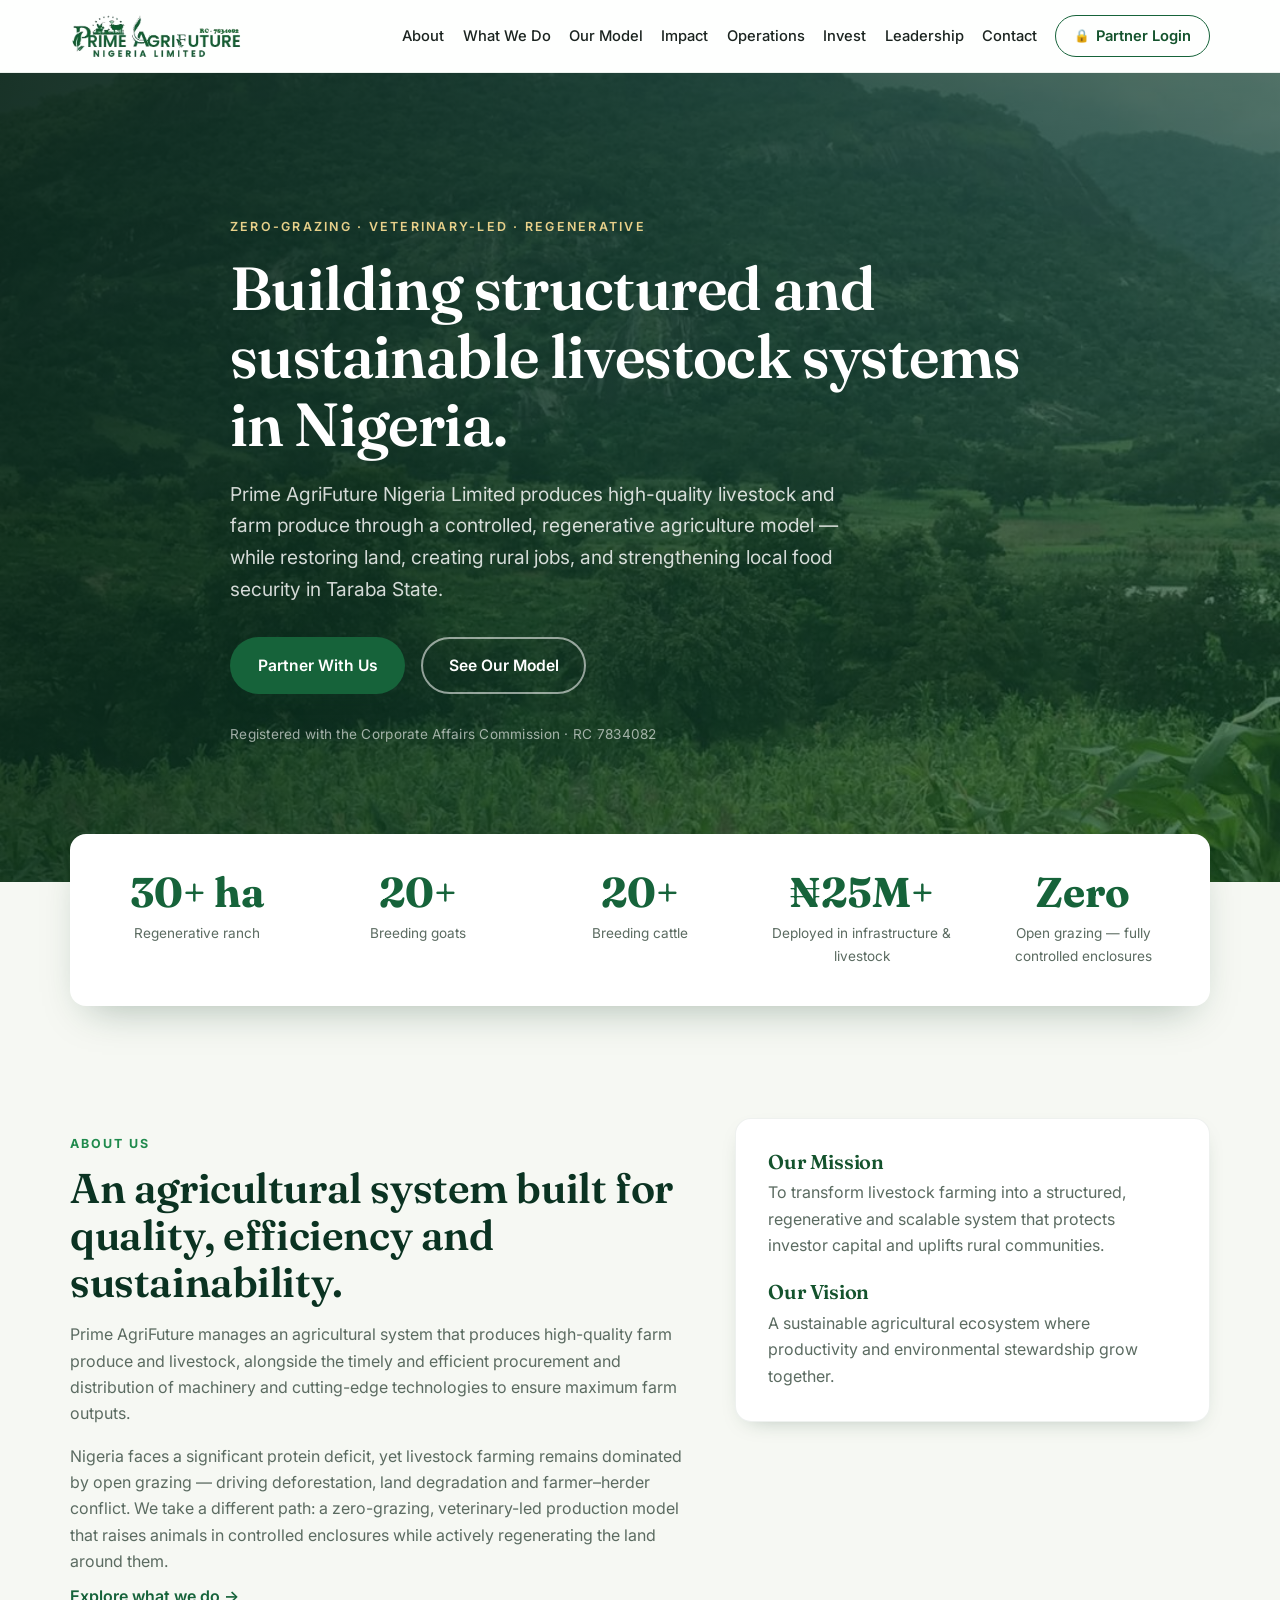
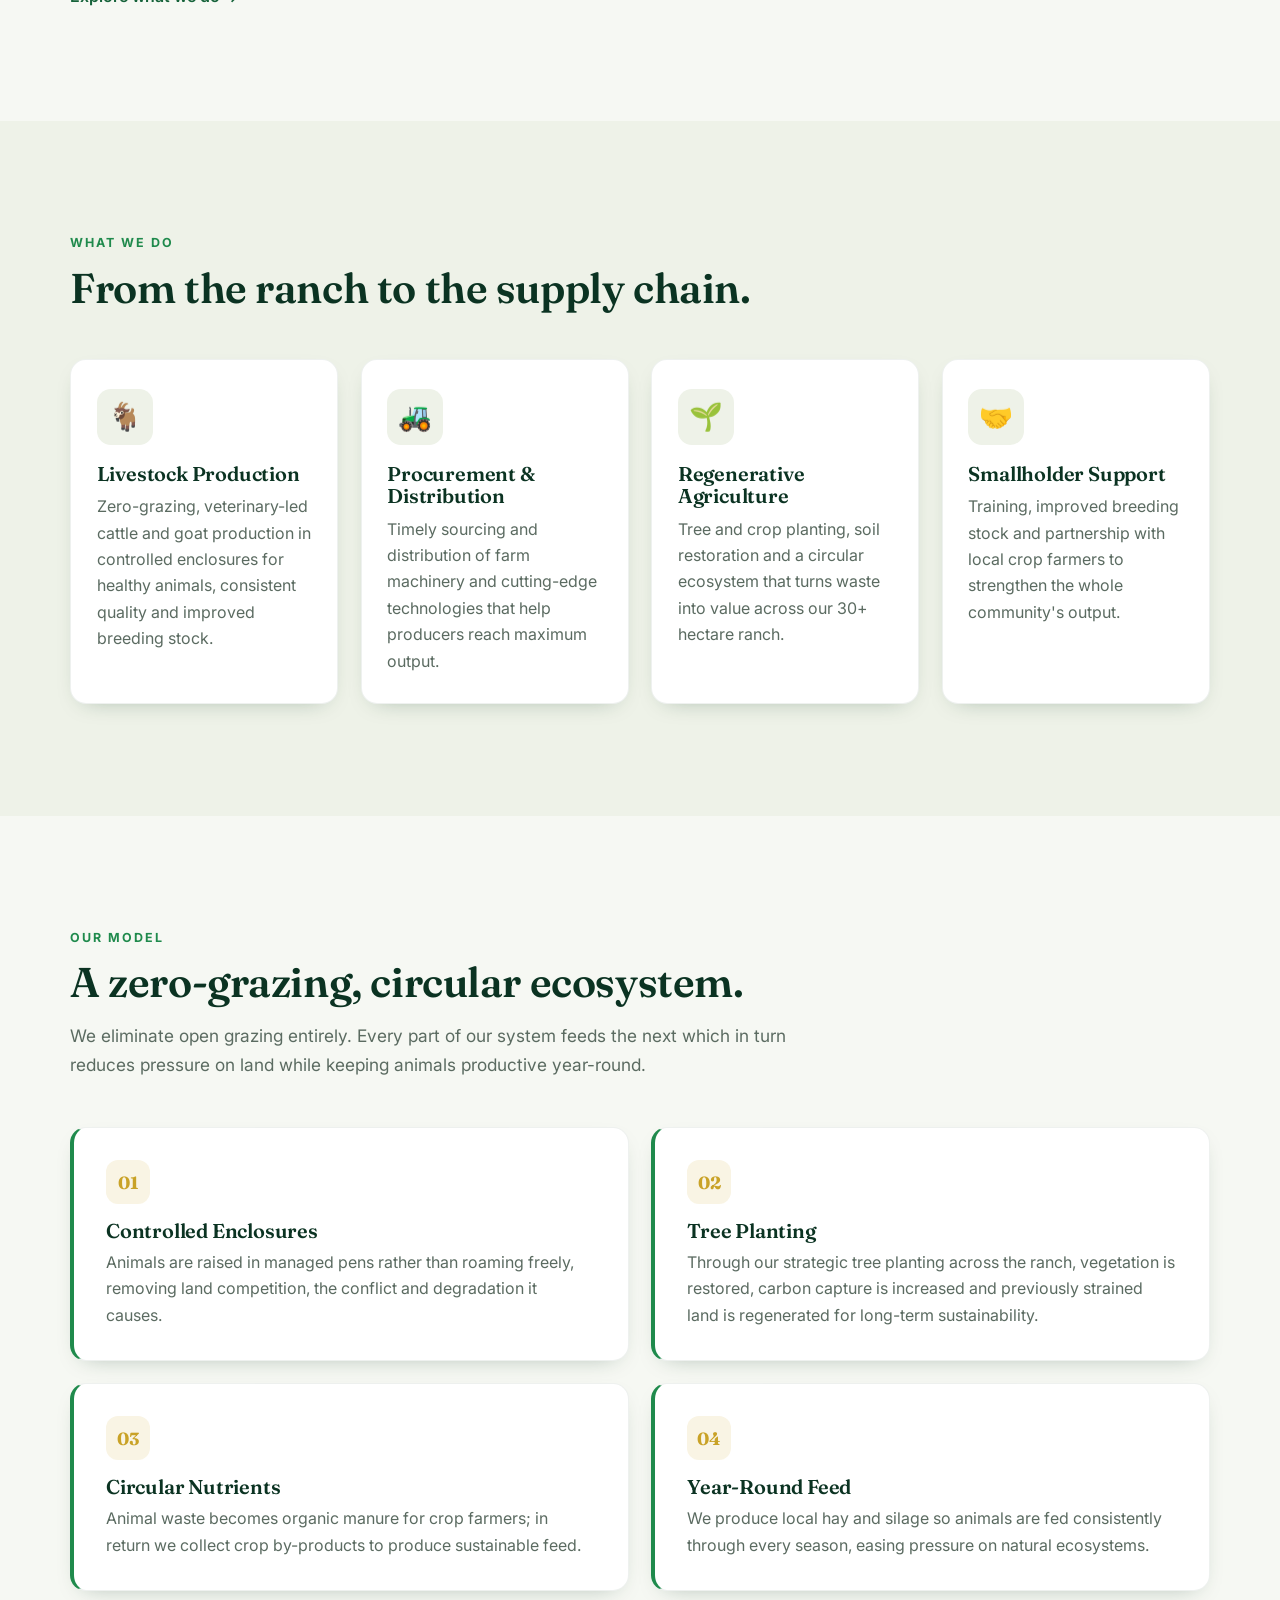
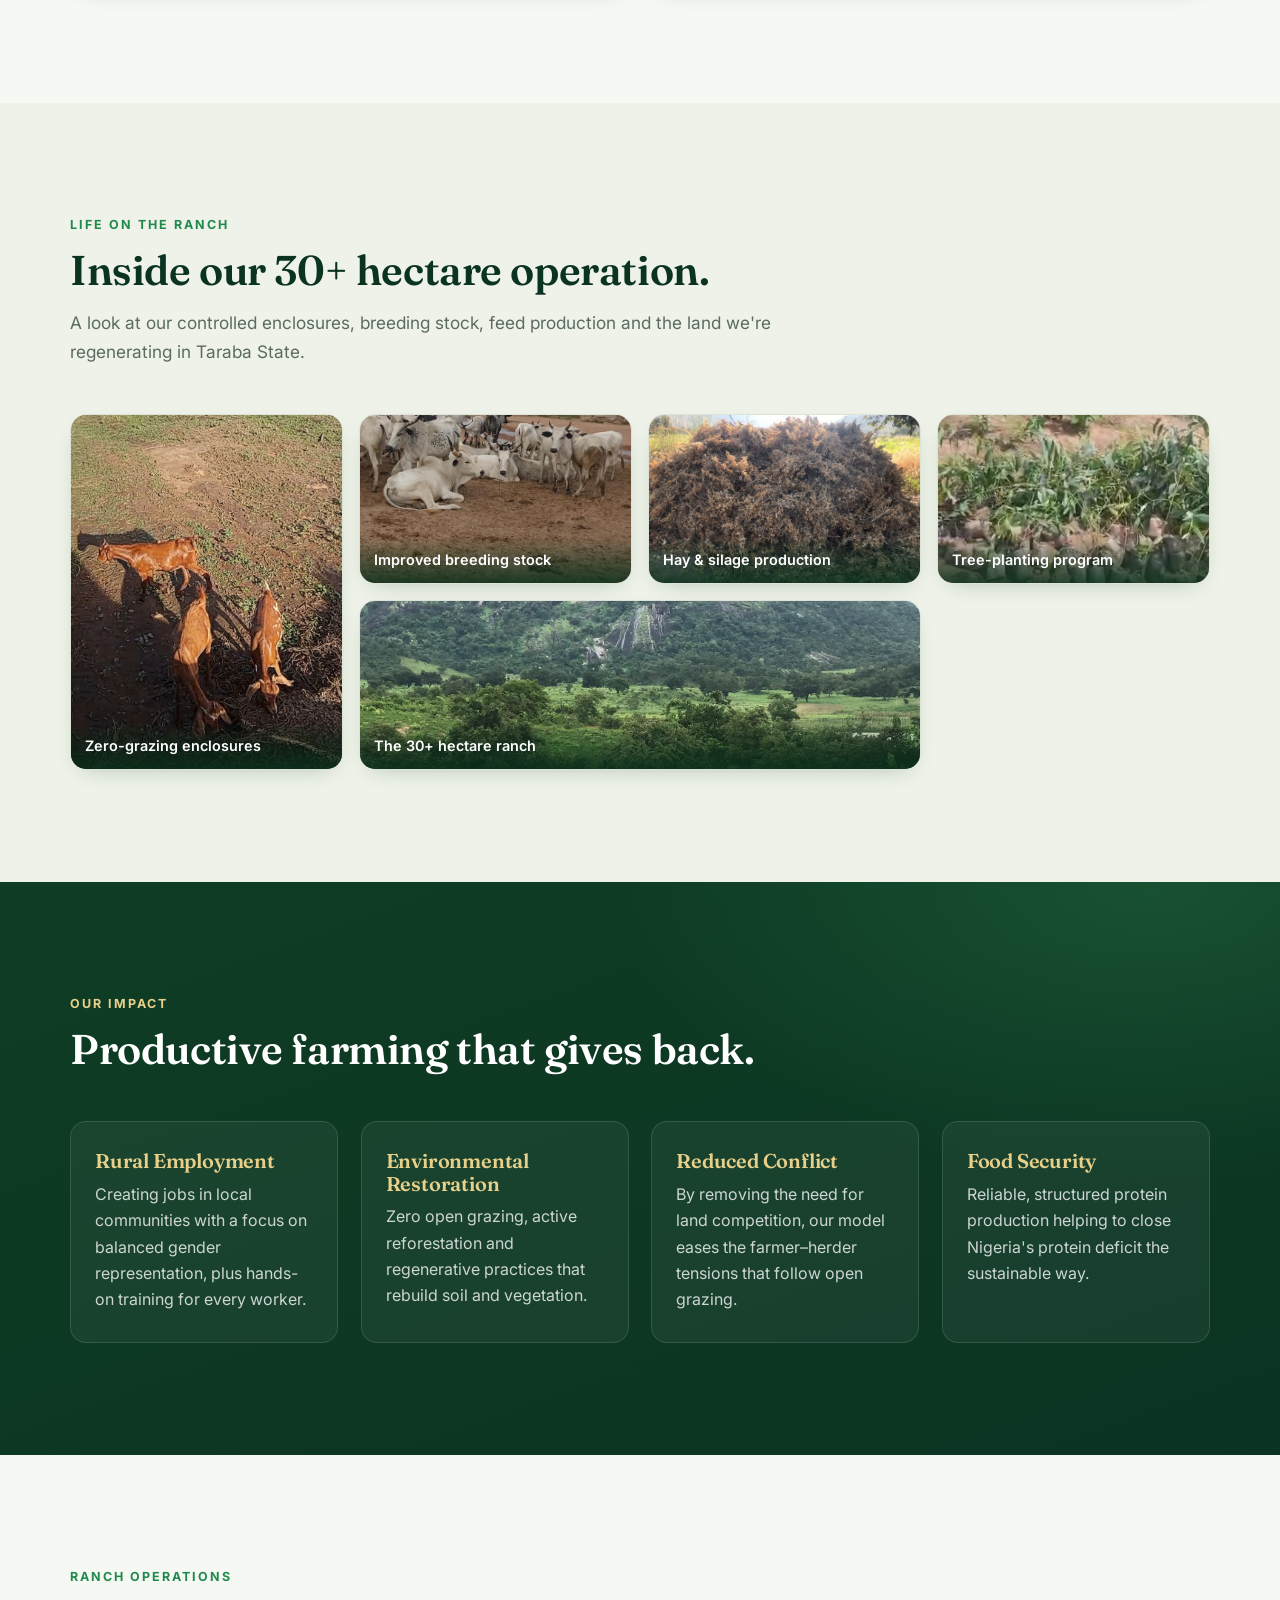
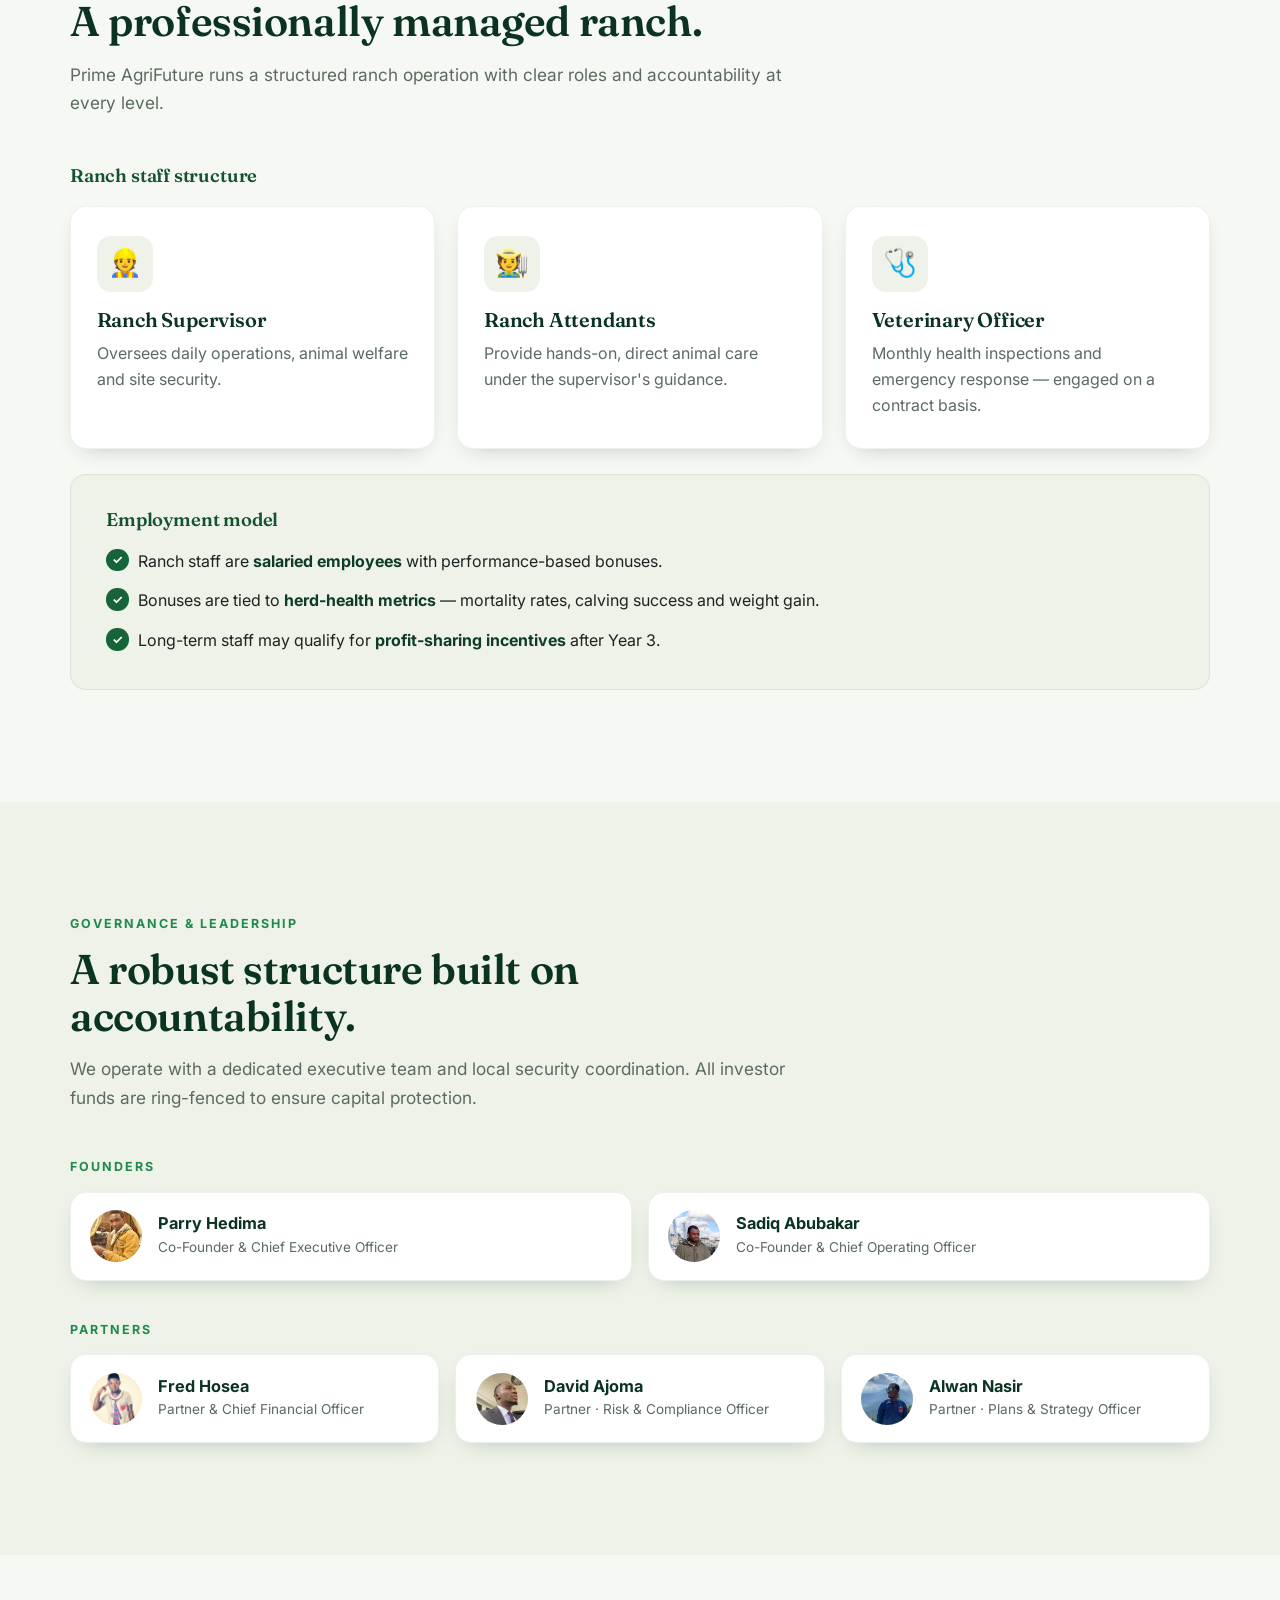
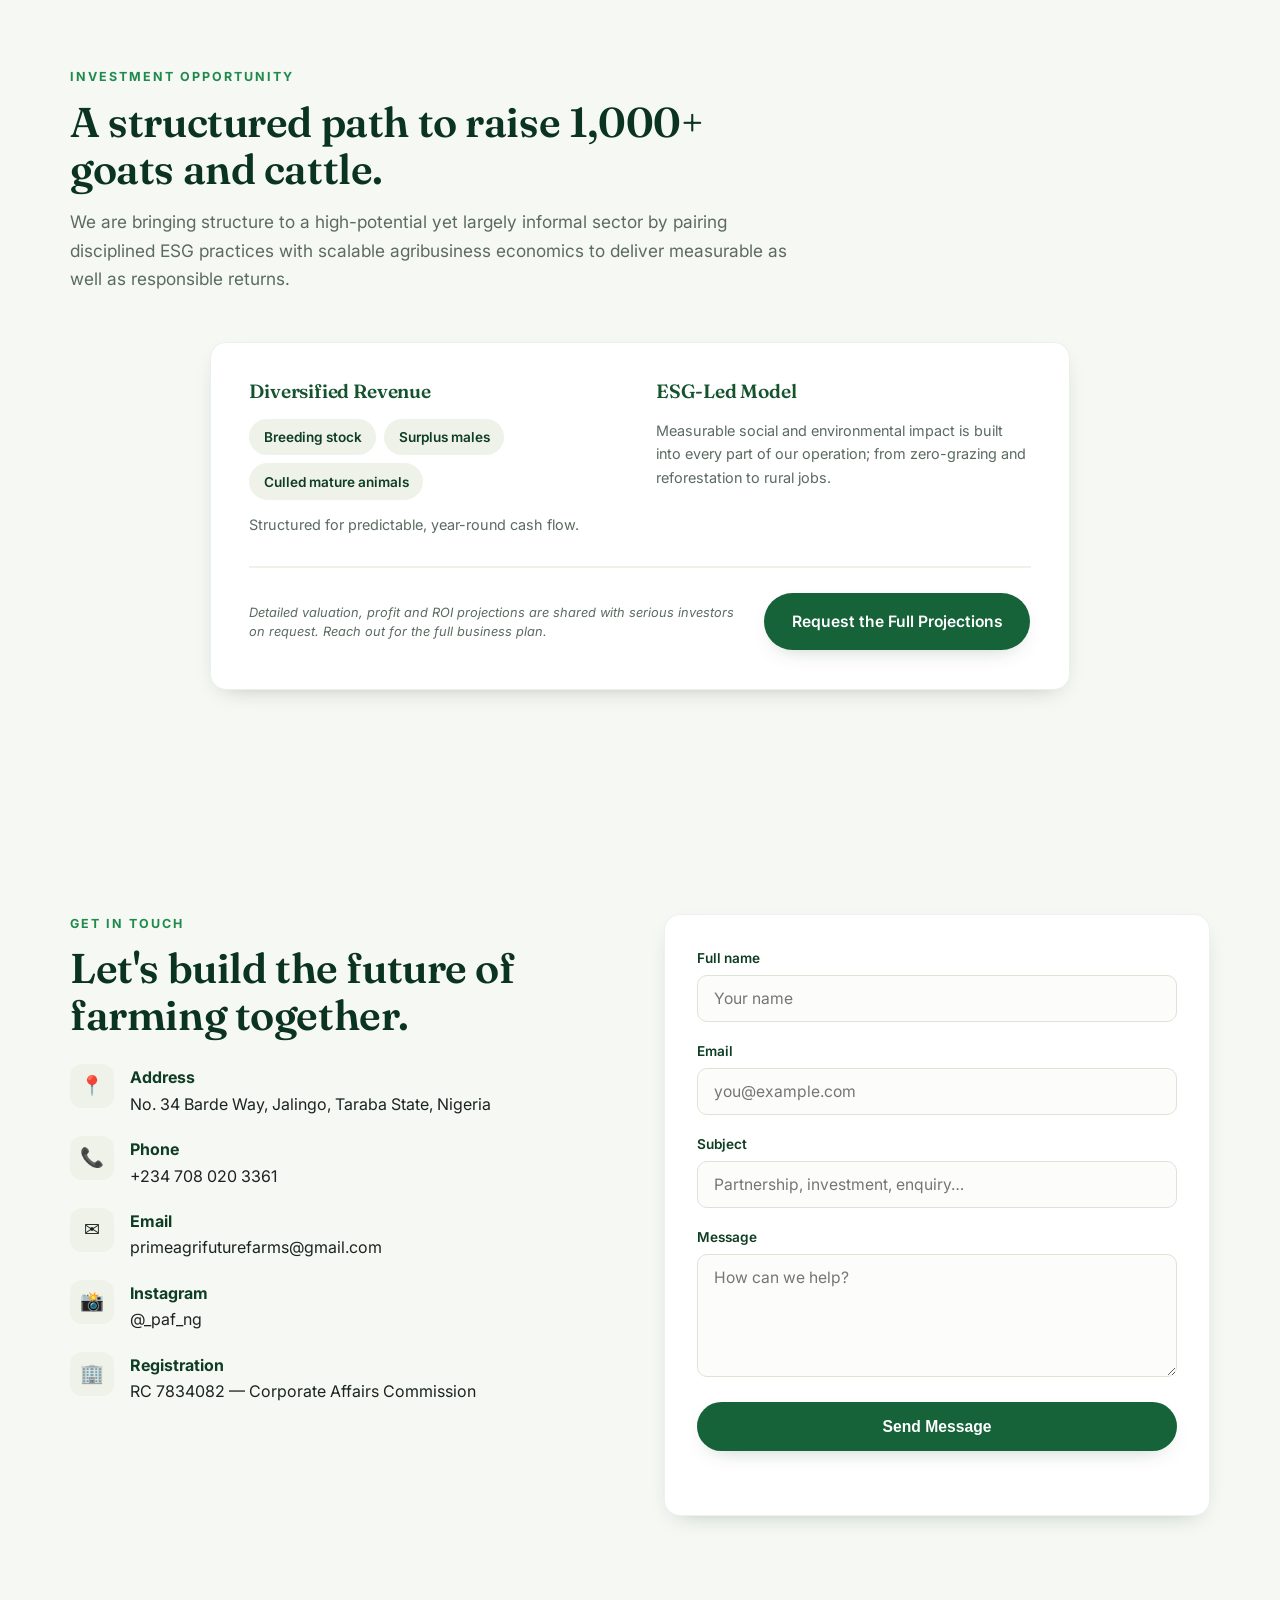
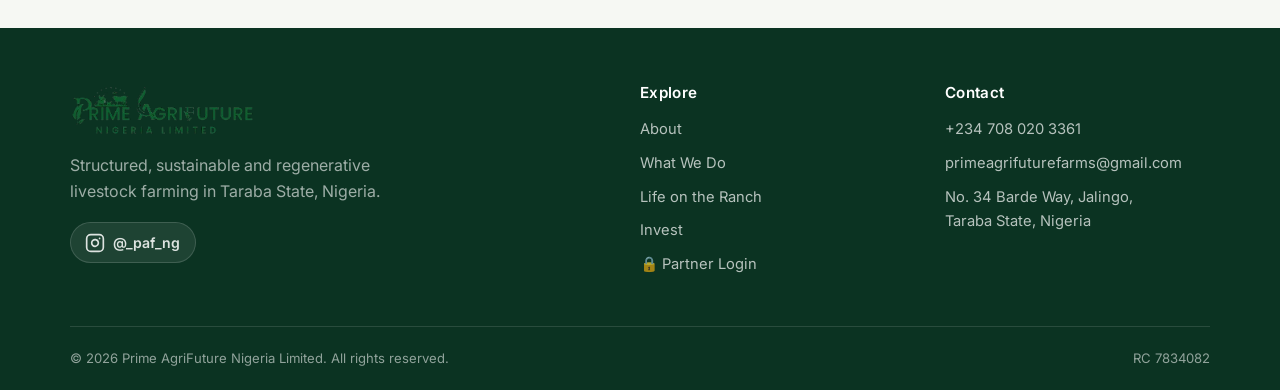
<file: index.html>
<!DOCTYPE html>
<html lang="en">
<head>
  <meta charset="UTF-8" />
  <meta name="viewport" content="width=device-width, initial-scale=1.0" />
  <title>Prime AgriFuture Nigeria Limited — Sustainable Livestock & Agribusiness</title>
  <meta name="description" content="Prime AgriFuture Nigeria Limited runs a zero-grazing, veterinary-led goat production and regenerative agriculture system in Taraba State, producing high-quality livestock and farm produce." />
  <meta name="theme-color" content="#0f3d24" />

  <!-- Open Graph / social share -->
  <meta property="og:title" content="Prime AgriFuture Nigeria Limited" />
  <meta property="og:description" content="Building structured and sustainable livestock systems in Nigeria." />
  <meta property="og:type" content="website" />
  <meta property="og:url" content="https://amsadiq.github.io/primeagrifuture/" />
  <meta property="og:image" content="https://amsadiq.github.io/primeagrifuture/assets/hero-bg.jpg" />
  <meta property="og:site_name" content="Prime AgriFuture Nigeria Limited" />
  <meta name="twitter:card" content="summary_large_image" />
  <meta name="twitter:title" content="Prime AgriFuture Nigeria Limited" />
  <meta name="twitter:description" content="Building structured and sustainable livestock systems in Nigeria." />
  <meta name="twitter:image" content="https://amsadiq.github.io/primeagrifuture/assets/hero-bg.jpg" />
  <link rel="canonical" href="https://amsadiq.github.io/primeagrifuture/" />

  <link rel="icon" type="image/png" href="assets/brand-extra.png" />
  <link rel="apple-touch-icon" href="assets/brand-extra.png" />
  <link rel="preconnect" href="https://fonts.googleapis.com" />
  <link rel="preconnect" href="https://fonts.gstatic.com" crossorigin />
  <link href="https://fonts.googleapis.com/css2?family=Fraunces:opsz,wght@9..144,500;9..144,600;9..144,700&family=Inter:wght@400;500;600;700&display=swap" rel="stylesheet" />
  <link rel="stylesheet" href="styles.css" />
</head>
<body>

  <!-- ============ HEADER ============ -->
  <header class="site-header" id="top">
    <div class="container header-inner">
      <a href="#top" class="brand" aria-label="Prime AgriFuture home">
        <img src="assets/logo-light.png" alt="Prime AgriFuture Nigeria Limited" class="brand-logo" />
      </a>

      <nav class="nav" id="nav">
        <a href="#about">About</a>
        <a href="#services">What We Do</a>
        <a href="#model">Our Model</a>
        <a href="#impact">Impact</a>
        <a href="#operations">Operations</a>
        <a href="#invest">Invest</a>
        <a href="#leadership">Leadership</a>
        <a href="#contact">Contact</a>
        <a href="portal.html" class="nav-login">Partner Login</a>
      </nav>

      <button class="nav-toggle" id="navToggle" aria-label="Toggle menu" aria-expanded="false">
        <span></span><span></span><span></span>
      </button>
    </div>
  </header>

  <!-- ============ HERO ============ -->
  <section class="hero">
    <div class="container hero-inner">
      <p class="eyebrow">Zero-Grazing · Veterinary-Led · Regenerative</p>
      <h1>Building structured and sustainable livestock systems in Nigeria.</h1>
      <p class="hero-sub">
        Prime AgriFuture Nigeria Limited produces high-quality livestock and farm produce
        through a controlled, regenerative agriculture model — while restoring land,
        creating rural jobs, and strengthening local food security in Taraba State.
      </p>
      <div class="hero-actions">
        <a href="#contact" class="btn btn-primary">Partner With Us</a>
        <a href="#model" class="btn btn-ghost">See Our Model</a>
      </div>
      <p class="hero-note">Registered with the Corporate Affairs Commission · RC&nbsp;7834082</p>
    </div>
  </section>

  <!-- ============ STATS ============ -->
  <section class="stats" aria-label="Key figures">
    <div class="container stats-grid">
      <div class="stat reveal">
        <span class="stat-num" data-target="30" data-suffix="+ ha">30+ ha</span>
        <span class="stat-label">Regenerative ranch</span>
      </div>
      <div class="stat reveal">
        <span class="stat-num" data-target="20" data-suffix="+">20+</span>
        <span class="stat-label">Breeding goats</span>
      </div>
      <div class="stat reveal">
        <span class="stat-num" data-target="20" data-suffix="+">20+</span>
        <span class="stat-label">Breeding cattle</span>
      </div>
      <div class="stat reveal">
        <span class="stat-num" data-prefix="₦" data-target="25" data-suffix="M+">₦25M+</span>
        <span class="stat-label">Deployed in infrastructure &amp; livestock</span>
      </div>
      <div class="stat reveal">
        <span class="stat-num">Zero</span>
        <span class="stat-label">Open grazing — fully controlled enclosures</span>
      </div>
    </div>
  </section>

  <!-- ============ ABOUT ============ -->
  <section class="section" id="about">
    <div class="container about-grid">
      <div class="about-text reveal">
        <p class="section-eyebrow">About Us</p>
        <h2>An agricultural system built for quality, efficiency and sustainability.</h2>
        <p>
          Prime AgriFuture manages an agricultural system that produces high-quality farm
          produce and livestock, alongside the timely and efficient procurement and
          distribution of machinery and cutting-edge technologies to ensure maximum farm outputs.
        </p>
        <p>
          Nigeria faces a significant protein deficit, yet livestock farming remains dominated
          by open grazing — driving deforestation, land degradation and farmer–herder conflict.
          We take a different path: a zero-grazing, veterinary-led production model that raises
          animals in controlled enclosures while actively regenerating the land around them.
        </p>
        <a href="#services" class="link-arrow">Explore what we do →</a>
      </div>
      <div class="about-card reveal">
        <h3>Our Mission</h3>
        <p>To transform livestock farming into a structured, regenerative and scalable system that protects investor capital and uplifts rural communities.</p>
        <h3>Our Vision</h3>
        <p>A sustainable agricultural ecosystem where productivity and environmental stewardship grow together.</p>
      </div>
    </div>
  </section>

  <!-- ============ SERVICES ============ -->
  <section class="section section-tint" id="services">
    <div class="container">
      <div class="section-head reveal">
        <p class="section-eyebrow">What We Do</p>
        <h2>From the ranch to the supply chain.</h2>
      </div>
      <div class="cards">
        <article class="card reveal">
          <div class="card-icon">🐐</div>
          <h3>Livestock Production</h3>
          <p>Zero-grazing, veterinary-led cattle and goat production in controlled enclosures for healthy animals, consistent quality and improved breeding stock.</p>
        </article>
        <article class="card reveal">
          <div class="card-icon">🚜</div>
          <h3>Procurement &amp; Distribution</h3>
          <p>Timely sourcing and distribution of farm machinery and cutting-edge technologies that help producers reach maximum output.</p>
        </article>
        <article class="card reveal">
          <div class="card-icon">🌱</div>
          <h3>Regenerative Agriculture</h3>
          <p>Tree and crop planting, soil restoration and a circular ecosystem that turns waste into value across our 30+ hectare ranch.</p>
        </article>
        <article class="card reveal">
          <div class="card-icon">🤝</div>
          <h3>Smallholder Support</h3>
          <p>Training, improved breeding stock and partnership with local crop farmers to strengthen the whole community's output.</p>
        </article>
      </div>
    </div>
  </section>

  <!-- ============ MODEL ============ -->
  <section class="section" id="model">
    <div class="container">
      <div class="section-head reveal">
        <p class="section-eyebrow">Our Model</p>
        <h2>A zero-grazing, circular ecosystem.</h2>
        <p class="section-lead">We eliminate open grazing entirely. Every part of our system feeds the next which in turn reduces pressure on land while keeping animals productive year-round.</p>
      </div>
      <div class="model-grid">
        <div class="model-item reveal">
          <span class="model-step">01</span>
          <h3>Controlled Enclosures</h3>
          <p>Animals are raised in managed pens rather than roaming freely, removing land competition, the conflict and degradation it causes.</p>
        </div>
        <div class="model-item reveal">
          <span class="model-step">02</span>
          <h3>Tree Planting</h3>
          <p>Through our strategic tree planting across the ranch, vegetation is restored, carbon capture is increased and previously strained land is regenerated for long-term sustainability.</p>
        </div>
        <div class="model-item reveal">
          <span class="model-step">03</span>
          <h3>Circular Nutrients</h3>
          <p>Animal waste becomes organic manure for crop farmers; in return we collect crop by-products to produce sustainable feed.</p>
        </div>
        <div class="model-item reveal">
          <span class="model-step">04</span>
          <h3>Year-Round Feed</h3>
          <p>We produce local hay and silage so animals are fed consistently through every season, easing pressure on natural ecosystems.</p>
        </div>
      </div>
    </div>
  </section>

  <!-- ============ GALLERY ============ -->
  <section class="section section-tint" id="gallery">
    <div class="container">
      <div class="section-head reveal">
        <p class="section-eyebrow">Life on the Ranch</p>
        <h2>Inside our 30+ hectare operation.</h2>
        <p class="section-lead">A look at our controlled enclosures, breeding stock, feed production and the land we're regenerating in Taraba State.</p>
      </div>
      <div class="gallery-grid">
        <figure class="gallery-item gallery-tall reveal">
          <img class="gallery-img" src="assets/gallery/goats.jpg" alt="Goats — zero-grazing enclosures" loading="lazy" />
          <figcaption>Zero-grazing enclosures</figcaption>
        </figure>
        <figure class="gallery-item reveal">
          <img class="gallery-img" src="assets/gallery/cattle.jpg" alt="Improved breeding stock — cattle herd" loading="lazy" style="object-position:center 60%" />
          <figcaption>Improved breeding stock</figcaption>
        </figure>
        <figure class="gallery-item reveal">
          <img class="gallery-img" src="assets/gallery/hay.jpg" alt="Hay &amp; silage production" loading="lazy" />
          <figcaption>Hay &amp; silage production</figcaption>
        </figure>
        <figure class="gallery-item reveal">
          <img class="gallery-img" src="assets/gallery/trees.webp" alt="Tree-planting program — seedlings" loading="lazy" style="object-position:center 62%" />
          <figcaption>Tree-planting program</figcaption>
        </figure>
        <figure class="gallery-item gallery-wide reveal">
          <img class="gallery-img" src="assets/gallery/ranch.jpg" alt="The 30+ hectare ranch in Taraba State" loading="lazy" />
          <figcaption>The 30+ hectare ranch</figcaption>
        </figure>
      </div>
    </div>
  </section>

  <!-- ============ IMPACT ============ -->
  <section class="section section-dark" id="impact">
    <div class="container">
      <div class="section-head reveal">
        <p class="section-eyebrow light">Our Impact</p>
        <h2>Productive farming that gives back.</h2>
      </div>
      <div class="impact-grid">
        <div class="impact-item reveal">
          <h3>Rural Employment</h3>
          <p>Creating jobs in local communities with a focus on balanced gender representation, plus hands-on training for every worker.</p>
        </div>
        <div class="impact-item reveal">
          <h3>Environmental Restoration</h3>
          <p>Zero open grazing, active reforestation and regenerative practices that rebuild soil and vegetation.</p>
        </div>
        <div class="impact-item reveal">
          <h3>Reduced Conflict</h3>
          <p>By removing the need for land competition, our model eases the farmer–herder tensions that follow open grazing.</p>
        </div>
        <div class="impact-item reveal">
          <h3>Food Security</h3>
          <p>Reliable, structured protein production helping to close Nigeria's protein deficit the sustainable way.</p>
        </div>
      </div>
    </div>
  </section>

  <!-- ============ RANCH OPERATIONS ============ -->
  <section class="section" id="operations">
    <div class="container">
      <div class="section-head reveal">
        <p class="section-eyebrow">Ranch Operations</p>
        <h2>A professionally managed ranch.</h2>
        <p class="section-lead">Prime AgriFuture runs a structured ranch operation with clear roles and accountability at every level.</p>
      </div>

      <h3 class="ops-subhead reveal">Ranch staff structure</h3>
      <div class="cards cards-3">
        <article class="card reveal">
          <div class="card-icon">👷</div>
          <h3>Ranch Supervisor</h3>
          <p>Oversees daily operations, animal welfare and site security.</p>
        </article>
        <article class="card reveal">
          <div class="card-icon">🧑‍🌾</div>
          <h3>Ranch Attendants</h3>
          <p>Provide hands-on, direct animal care under the supervisor's guidance.</p>
        </article>
        <article class="card reveal">
          <div class="card-icon">🩺</div>
          <h3>Veterinary Officer</h3>
          <p>Monthly health inspections and emergency response — engaged on a contract basis.</p>
        </article>
      </div>

      <div class="ops-employment reveal">
        <h3>Employment model</h3>
        <ul class="ops-list">
          <li>Ranch staff are <strong>salaried employees</strong> with performance-based bonuses.</li>
          <li>Bonuses are tied to <strong>herd-health metrics</strong> — mortality rates, calving success and weight gain.</li>
          <li>Long-term staff may qualify for <strong>profit-sharing incentives</strong> after Year&nbsp;3.</li>
        </ul>
      </div>
    </div>
  </section>

  <!-- ============ LEADERSHIP ============ -->
  <section class="section section-tint" id="leadership">
    <div class="container">
      <div class="section-head reveal">
        <p class="section-eyebrow">Governance &amp; Leadership</p>
        <h2>A robust structure built on accountability.</h2>
        <p class="section-lead">We operate with a dedicated executive team and local security coordination. All investor funds are ring-fenced to ensure capital protection.</p>
      </div>
      <div class="team-block team-block-first">
        <h3 class="team-title reveal">Founders</h3>
        <div class="team-grid">
          <article class="person reveal">
            <img class="avatar avatar-photo" src="assets/team/pary.jpg" alt="Parry Hedima" loading="lazy" />
            <div class="person-info">
              <span class="person-name">Parry Hedima</span>
              <span class="person-role">Co-Founder &amp; Chief Executive Officer</span>
            </div>
          </article>
          <article class="person reveal">
            <img class="avatar avatar-photo" src="assets/team/sadiq.jpg" alt="Sadiq Abubakar" loading="lazy" style="object-position:center" />
            <div class="person-info">
              <span class="person-name">Sadiq Abubakar</span>
              <span class="person-role">Co-Founder &amp; Chief Operating Officer</span>
            </div>
          </article>
        </div>
      </div>

      <div class="team-block">
        <h3 class="team-title reveal">Partners</h3>
        <div class="team-grid team-grid-3">
          <article class="person reveal">
            <img class="avatar avatar-photo" src="assets/team/fred.jpg" alt="Fred Hosea" loading="lazy" />
            <div class="person-info">
              <span class="person-name">Fred Hosea</span>
              <span class="person-role">Partner &amp; Chief Financial Officer</span>
            </div>
          </article>
          <article class="person reveal">
            <img class="avatar avatar-photo" src="assets/team/ajoma.jpg" alt="David Ajoma" loading="lazy" style="object-position:55% 42%" />
            <div class="person-info">
              <span class="person-name">David Ajoma</span>
              <span class="person-role">Partner · Risk &amp; Compliance Officer</span>
            </div>
          </article>
          <article class="person reveal">
            <img class="avatar avatar-photo" src="assets/team/alwan.jpg" alt="Alwan Nasir" loading="lazy" />
            <div class="person-info">
              <span class="person-name">Alwan Nasir</span>
              <span class="person-role">Partner · Plans &amp; Strategy Officer</span>
            </div>
          </article>
        </div>
      </div>

    </div>
  </section>

  <!-- ============ INVESTMENT OPPORTUNITY ============ -->
  <section class="section" id="invest">
    <div class="container">
      <div class="section-head reveal">
        <p class="section-eyebrow">Investment Opportunity</p>
        <h2>A structured path to raise 1,000+ goats and cattle.</h2>
        <p class="section-lead">We are bringing structure to a high-potential yet largely informal sector by pairing disciplined ESG practices with scalable agribusiness economics to deliver measurable as well as responsible returns.</p>
      </div>

      <div class="invest-card reveal">
        <div class="invest-card-grid">
          <div class="invest-block">
            <h3>Diversified Revenue</h3>
            <div class="rs-tags">
              <span>Breeding stock</span>
              <span>Surplus males</span>
              <span>Culled mature animals</span>
            </div>
            <p class="rs-note">Structured for predictable, year-round cash flow.</p>
          </div>
          <div class="invest-block">
            <h3>ESG-Led Model</h3>
            <p class="rs-note">Measurable social and environmental impact is built into every part of our operation; from zero-grazing and reforestation to rural jobs.</p>
          </div>
        </div>
        <div class="invest-foot">
          <p class="proj-disclaimer">Detailed valuation, profit and ROI projections are shared with serious investors on request. Reach out for the full business plan.</p>
          <a href="#contact" class="btn btn-primary">Request the Full Projections</a>
        </div>
      </div>
    </div>
  </section>

  <!-- ============ CONTACT ============ -->
  <section class="section" id="contact">
    <div class="container contact-grid">
      <div class="contact-info reveal">
        <p class="section-eyebrow">Get In Touch</p>
        <h2>Let's build the future of farming together.</h2>
        <ul class="contact-list">
          <li>
            <span class="ci-ico">📍</span>
            <span><strong>Address</strong><br>No. 34 Barde Way, Jalingo, Taraba State, Nigeria</span>
          </li>
          <li>
            <span class="ci-ico">📞</span>
            <span><strong>Phone</strong><br><a href="tel:+2347080203361">+234 708 020 3361</a></span>
          </li>
          <li>
            <span class="ci-ico">✉️</span>
            <span><strong>Email</strong><br><a href="mailto:primeagrifuturefarms@gmail.com">primeagrifuturefarms@gmail.com</a></span>
          </li>
          <li>
            <span class="ci-ico">📸</span>
            <span><strong>Instagram</strong><br><a href="https://www.instagram.com/_paf_ng" target="_blank" rel="noopener noreferrer">@_paf_ng</a></span>
          </li>
          <li>
            <span class="ci-ico">🏢</span>
            <span><strong>Registration</strong><br>RC 7834082 — Corporate Affairs Commission</span>
          </li>
        </ul>
      </div>

      <form class="contact-form reveal" id="contactForm" novalidate>
        <div class="field">
          <label for="name">Full name</label>
          <input type="text" id="name" name="name" required placeholder="Your name" />
        </div>
        <div class="field">
          <label for="email">Email</label>
          <input type="email" id="email" name="email" required placeholder="you@example.com" />
        </div>
        <div class="field">
          <label for="subject">Subject</label>
          <input type="text" id="subject" name="subject" placeholder="Partnership, investment, enquiry…" />
        </div>
        <div class="field">
          <label for="message">Message</label>
          <textarea id="message" name="message" rows="5" required placeholder="How can we help?"></textarea>
        </div>
        <button type="submit" class="btn btn-primary btn-block">Send Message</button>
        <p class="form-status" id="formStatus" role="status"></p>
      </form>
    </div>
  </section>

  <!-- ============ FOOTER ============ -->
  <footer class="site-footer">
    <div class="container footer-inner">
      <div class="footer-brand">
        <img src="assets/logo-dark.png" alt="Prime AgriFuture Nigeria Limited" class="footer-logo" />
        <p>Structured, sustainable and regenerative livestock farming in Taraba State, Nigeria.</p>
        <div class="socials">
          <a href="https://www.instagram.com/_paf_ng" target="_blank" rel="noopener noreferrer" class="social-link" aria-label="Follow Prime AgriFuture on Instagram">
            <svg viewBox="0 0 24 24" width="20" height="20" fill="none" stroke="currentColor" stroke-width="2" stroke-linecap="round" stroke-linejoin="round" aria-hidden="true">
              <rect x="2" y="2" width="20" height="20" rx="5" ry="5"></rect>
              <path d="M16 11.37A4 4 0 1 1 12.63 8 4 4 0 0 1 16 11.37z"></path>
              <line x1="17.5" y1="6.5" x2="17.51" y2="6.5"></line>
            </svg>
            <span>@_paf_ng</span>
          </a>
        </div>
      </div>
      <div class="footer-col">
        <h4>Explore</h4>
        <a href="#about">About</a>
        <a href="#services">What We Do</a>
        <a href="#gallery">Life on the Ranch</a>
        <a href="#invest">Invest</a>
        <a href="portal.html">🔒 Partner Login</a>
      </div>
      <div class="footer-col">
        <h4>Contact</h4>
        <a href="tel:+2347080203361">+234 708 020 3361</a>
        <a href="mailto:primeagrifuturefarms@gmail.com">primeagrifuturefarms@gmail.com</a>
        <span>No. 34 Barde Way, Jalingo,<br>Taraba State, Nigeria</span>
      </div>
    </div>
    <div class="container footer-bottom">
      <span>© <span id="year"></span> Prime AgriFuture Nigeria Limited. All rights reserved.</span>
      <span>RC 7834082</span>
    </div>
  </footer>

  <script src="script.js"></script>
</body>
</html>
</file>
<file: styles.css>
/* ============================================================
   Prime AgriFuture Nigeria Limited — Stylesheet
   Brand: deep forest green + gold accent
   ============================================================ */

:root {
  --green-900: #0b3322;
  --green-800: #0f3d24;
  --green-700: #14532d;
  --green-600: #16633a;
  --green-500: #1f8a4c;
  --green-400: #3fa865;
  --gold: #c9a227;
  --gold-soft: #e8d08a;
  --cream: #f6f8f3;
  --cream-2: #eef2e8;
  --ink: #1b2420;
  --muted: #5b6b61;
  --white: #ffffff;
  --radius: 16px;
  --radius-sm: 10px;
  --shadow: 0 18px 40px -18px rgba(15, 61, 36, 0.35);
  --shadow-sm: 0 8px 24px -14px rgba(15, 61, 36, 0.4);
  --maxw: 1140px;
  --ease: cubic-bezier(0.22, 1, 0.36, 1);
}

* { box-sizing: border-box; margin: 0; padding: 0; }

html { scroll-behavior: smooth; scroll-padding-top: 88px; }

body {
  font-family: "Inter", system-ui, -apple-system, Segoe UI, Roboto, sans-serif;
  color: var(--ink);
  background: var(--cream);
  line-height: 1.65;
  -webkit-font-smoothing: antialiased;
}

img { max-width: 100%; display: block; }
a { color: inherit; text-decoration: none; }

.container { width: min(100% - 2.5rem, var(--maxw)); margin-inline: auto; }

h1, h2, h3, h4 {
  font-family: "Fraunces", Georgia, serif;
  line-height: 1.12;
  letter-spacing: -0.01em;
  color: var(--green-900);
  font-weight: 600;
}

h1 { font-size: clamp(2.1rem, 5.2vw, 3.8rem); }
h2 { font-size: clamp(1.7rem, 3.6vw, 2.6rem); }
h3 { font-size: 1.25rem; }

p { color: var(--muted); }

/* ---------- Buttons ---------- */
.btn {
  display: inline-flex;
  align-items: center;
  justify-content: center;
  gap: .5rem;
  padding: .85rem 1.6rem;
  border-radius: 999px;
  font-weight: 600;
  font-size: .98rem;
  cursor: pointer;
  border: 2px solid transparent;
  transition: transform .25s var(--ease), box-shadow .25s var(--ease), background .25s, color .25s;
  will-change: transform;
}
.btn-primary { background: var(--green-600); color: #fff; box-shadow: var(--shadow-sm); }
.btn-primary:hover { background: var(--green-700); transform: translateY(-2px); }
.btn-ghost { background: transparent; color: #fff; border-color: rgba(255,255,255,.55); }
.btn-ghost:hover { background: rgba(255,255,255,.12); transform: translateY(-2px); }
.btn-block { width: 100%; }

.link-arrow { color: var(--green-600); font-weight: 600; display: inline-block; margin-top: .5rem; transition: gap .2s, transform .2s; }
.link-arrow:hover { transform: translateX(3px); }

/* ---------- Header ---------- */
.site-header {
  position: sticky;
  top: 0;
  z-index: 50;
  background: rgba(255,255,255,.88);
  backdrop-filter: saturate(180%) blur(12px);
  border-bottom: 1px solid rgba(15,61,36,.08);
}
.header-inner { display: flex; align-items: center; justify-content: space-between; height: 72px; }
.brand-logo { height: 46px; width: auto; }
.nav { display: flex; align-items: center; gap: 1.15rem; }
.nav a { font-weight: 500; font-size: .92rem; color: var(--ink); transition: color .2s; white-space: nowrap; }
.nav a:hover { color: var(--green-600); }
.nav .nav-cta {
  background: var(--green-600); color: #fff; padding: .55rem 1.2rem; border-radius: 999px;
}
.nav .nav-cta:hover { background: var(--green-700); color: #fff; }
.nav .nav-login {
  display: inline-flex; align-items: center; gap: .4rem;
  border: 1.5px solid var(--green-600); color: var(--green-700);
  padding: .5rem 1.1rem; border-radius: 999px; font-weight: 600;
}
.nav .nav-login::before { content: "🔒"; font-size: .85em; }
.nav .nav-login:hover { background: var(--green-600); color: #fff; }

.nav-toggle { display: none; flex-direction: column; gap: 5px; background: none; border: 0; cursor: pointer; padding: 6px; }
.nav-toggle span { width: 26px; height: 2.5px; background: var(--green-800); border-radius: 2px; transition: .3s; }

/* ---------- Hero ---------- */
.hero {
  position: relative;
  color: #fff;
  padding: clamp(5rem, 12vw, 9rem) 0 clamp(4rem, 9vw, 7rem);
  background:
    linear-gradient(118deg, rgba(8,36,23,.92) 0%, rgba(11,51,34,.78) 50%, rgba(15,61,36,.60) 100%),
    url('assets/hero-bg.jpg') center / cover no-repeat;
  overflow: hidden;
}
.hero-inner { position: relative; max-width: 820px; }
.eyebrow {
  text-transform: uppercase; letter-spacing: .18em; font-size: .78rem; font-weight: 600;
  color: var(--gold-soft); margin-bottom: 1.1rem;
}
.hero h1 { color: #fff; margin-bottom: 1.2rem; }
.hero-sub { color: rgba(255,255,255,.82); font-size: clamp(1.02rem, 1.6vw, 1.2rem); max-width: 640px; }
.hero-actions { display: flex; flex-wrap: wrap; gap: 1rem; margin-top: 2rem; }
.hero-note { margin-top: 1.8rem; font-size: .85rem; color: rgba(255,255,255,.6); letter-spacing: .02em; }
.hero { padding-bottom: clamp(5rem, 11vw, 8.5rem); }
.hero-inner { z-index: 2; }

/* ---------- Stats ---------- */
.stats { margin-top: -3rem; position: relative; z-index: 5; }
.stats-grid {
  display: grid; grid-template-columns: repeat(5, 1fr); gap: 1rem;
  background: #fff; border-radius: var(--radius); box-shadow: var(--shadow);
  padding: 2rem 1.5rem;
}
.stat { text-align: center; padding: .4rem; }
.stat-num {
  display: block; font-family: "Fraunces", serif; font-weight: 700;
  font-size: clamp(1.8rem, 3.4vw, 2.6rem); color: var(--green-600); line-height: 1;
}
.stat-label { display: block; margin-top: .55rem; font-size: .85rem; color: var(--muted); }

/* ---------- Sections ---------- */
.section { padding: clamp(4rem, 9vw, 7rem) 0; }
.section-tint { background: var(--cream-2); }
.section-head { max-width: 720px; margin-bottom: 3rem; }
.section-eyebrow {
  text-transform: uppercase; letter-spacing: .16em; font-size: .78rem; font-weight: 700;
  color: var(--green-500); margin-bottom: .7rem;
}
.section-eyebrow.light { color: var(--gold-soft); }
.section-lead { margin-top: 1rem; font-size: 1.08rem; }

/* ---------- About ---------- */
.about-grid { display: grid; grid-template-columns: 1.3fr 1fr; gap: 3rem; align-items: start; }
.about-text p { margin-top: 1rem; }
.about-card {
  background: #fff; border-radius: var(--radius); padding: 2rem; box-shadow: var(--shadow-sm);
  border: 1px solid rgba(15,61,36,.07);
}
.about-card h3 { color: var(--green-700); margin-top: 1.4rem; }
.about-card h3:first-child { margin-top: 0; }
.about-card p { margin-top: .4rem; }

/* ---------- Cards / Services ---------- */
.cards { display: grid; grid-template-columns: repeat(4, 1fr); gap: 1.4rem; }
.cards-3 { grid-template-columns: repeat(3, 1fr); }

/* Ranch operations */
.ops-subhead { color: var(--green-700); margin-bottom: 1.2rem; font-size: 1.15rem; }
.ops-employment {
  margin-top: 1.6rem; background: var(--cream-2); border: 1px solid rgba(15,61,36,.08);
  border-radius: var(--radius); padding: clamp(1.6rem, 3vw, 2.2rem);
}
.ops-employment h3 { color: var(--green-700); margin-bottom: 1.1rem; font-size: 1.15rem; }
.ops-list { list-style: none; display: grid; gap: .9rem; }
.ops-list li {
  position: relative; padding-left: 2rem; color: var(--ink); line-height: 1.6;
}
.ops-list li::before {
  content: "✓"; position: absolute; left: 0; top: 0;
  width: 1.4rem; height: 1.4rem; display: grid; place-items: center;
  background: var(--green-600); color: #fff; border-radius: 50%; font-size: .78rem; font-weight: 700;
}
.ops-list strong { color: var(--green-800); }
.card {
  background: #fff; border-radius: var(--radius); padding: 1.8rem 1.6rem;
  border: 1px solid rgba(15,61,36,.07); box-shadow: var(--shadow-sm);
  transition: transform .3s var(--ease), box-shadow .3s var(--ease);
}
.card:hover { transform: translateY(-6px); box-shadow: var(--shadow); }
.card-icon {
  width: 56px; height: 56px; display: grid; place-items: center; font-size: 1.7rem;
  background: var(--cream-2); border-radius: 14px; margin-bottom: 1.1rem;
}
.card h3 { margin-bottom: .5rem; }

/* ---------- Model ---------- */
.model-grid { display: grid; grid-template-columns: repeat(2, 1fr); gap: 1.4rem; }
.model-item {
  position: relative; background: #fff; border-radius: var(--radius); padding: 2rem;
  border: 1px solid rgba(15,61,36,.07); box-shadow: var(--shadow-sm);
  border-left: 4px solid var(--green-500);
}
.model-step {
  font-family: "Fraunces", serif; font-weight: 700; font-size: 1.1rem; color: var(--gold);
  background: rgba(201,162,39,.12); width: 44px; height: 44px; display: grid; place-items: center;
  border-radius: 12px; margin-bottom: 1rem;
}
.model-item h3 { margin-bottom: .4rem; }

/* ---------- Gallery ---------- */
.gallery-grid {
  display: grid; grid-template-columns: repeat(4, 1fr); grid-auto-rows: 170px; gap: 1rem;
}
.gallery-item {
  position: relative; overflow: hidden; border-radius: var(--radius);
  box-shadow: var(--shadow-sm); border: 1px solid rgba(15,61,36,.08);
}
.gallery-tall { grid-row: span 2; }
.gallery-wide { grid-column: span 2; }
.gallery-img { width: 100%; height: 100%; object-fit: cover; display: block; transition: transform .4s var(--ease); }
.gallery-item:hover .gallery-img { transform: scale(1.05); }
.gallery-item figcaption {
  position: absolute; left: 0; right: 0; bottom: 0; padding: .7rem .9rem;
  background: linear-gradient(to top, rgba(10,47,26,.85), transparent);
  color: #fff; font-size: .9rem; font-weight: 600;
}
.gallery-note { margin-top: 1.4rem; font-size: .9rem; color: var(--muted); text-align: center; }

/* ---------- Impact (dark) ---------- */
.section-dark {
  background:
    radial-gradient(900px 500px at 90% 0%, rgba(63,168,101,.22), transparent 60%),
    linear-gradient(160deg, var(--green-800), var(--green-900));
  color: #fff;
}
.section-dark h2 { color: #fff; }
.impact-grid { display: grid; grid-template-columns: repeat(4, 1fr); gap: 1.4rem; }
.impact-item {
  background: rgba(255,255,255,.05); border: 1px solid rgba(255,255,255,.12);
  border-radius: var(--radius); padding: 1.8rem 1.5rem;
}
.impact-item h3 { color: var(--gold-soft); margin-bottom: .5rem; }
.impact-item p { color: rgba(255,255,255,.78); }

/* ---------- Leadership ---------- */
/* Team: founders & partners */
.team-block { margin-top: 2.6rem; }
.team-block-first { margin-top: 0; }
.team-title {
  font-family: "Inter", sans-serif; font-size: .78rem; font-weight: 700;
  text-transform: uppercase; letter-spacing: .16em; color: var(--green-500);
  margin-bottom: 1.1rem;
}
.team-grid { display: grid; grid-template-columns: repeat(2, 1fr); gap: 1rem; }
.team-grid-3 { grid-template-columns: repeat(3, 1fr); }
.person {
  display: flex; align-items: center; gap: 1rem; background: #fff;
  border: 1px solid rgba(15,61,36,.08); border-radius: var(--radius); padding: 1.1rem 1.2rem;
  box-shadow: var(--shadow-sm); transition: transform .3s var(--ease), box-shadow .3s var(--ease);
}
.person:hover { transform: translateY(-4px); box-shadow: var(--shadow); }
.avatar {
  flex: 0 0 auto; width: 52px; height: 52px; border-radius: 50%;
  display: grid; place-items: center; font-family: "Fraunces", serif; font-weight: 700;
  font-size: 1.05rem; color: #fff; letter-spacing: .02em;
  background: linear-gradient(135deg, var(--green-500), var(--green-700));
}
.avatar-soft { background: linear-gradient(135deg, var(--gold), #b5901f); }
.avatar-photo { object-fit: cover; object-position: center top; padding: 0; background: var(--cream-2); }
.person-info { display: flex; flex-direction: column; min-width: 0; }
.person-name { font-weight: 700; color: var(--green-900); font-size: 1.02rem; line-height: 1.2; }
.person-role { font-size: .85rem; color: var(--muted); margin-top: .15rem; }

/* ---------- Investment Opportunity ---------- */
.invest-card {
  max-width: 860px; margin-inline: auto; background: #fff; border-radius: var(--radius);
  border: 1px solid rgba(15,61,36,.08); box-shadow: var(--shadow-sm); padding: clamp(1.6rem, 3vw, 2.4rem);
}
.invest-card-grid { display: grid; grid-template-columns: 1fr 1fr; gap: 2rem; }
.invest-block h3 { color: var(--green-700); margin-bottom: 1rem; font-size: 1.2rem; }
.invest-foot {
  margin-top: 1.8rem; padding-top: 1.6rem; border-top: 2px solid var(--cream-2);
  display: flex; align-items: center; justify-content: space-between; gap: 1.5rem; flex-wrap: wrap;
}
.invest-foot .proj-disclaimer { margin: 0; flex: 1; min-width: 240px; }
.invest-foot .btn { flex: 0 0 auto; white-space: nowrap; }

.rs-tags { display: flex; flex-wrap: wrap; gap: .5rem; }
.rs-tags span {
  background: var(--cream-2); color: var(--green-800); font-weight: 600; font-size: .85rem;
  padding: .45rem .9rem; border-radius: 999px;
}
.rs-note { margin-top: .8rem; font-size: .9rem; }
.proj-disclaimer { font-size: .8rem; color: var(--muted); line-height: 1.5; font-style: italic; }

/* ---------- Contact ---------- */
.contact-grid { display: grid; grid-template-columns: 1fr 1fr; gap: 3rem; align-items: start; }
.contact-list { list-style: none; margin-top: 1.6rem; display: grid; gap: 1.2rem; }
.contact-list li { display: flex; gap: 1rem; align-items: flex-start; }
.ci-ico {
  flex: 0 0 auto; width: 44px; height: 44px; display: grid; place-items: center;
  background: var(--cream-2); border-radius: 12px; font-size: 1.2rem;
}
.contact-list strong { color: var(--green-800); }
.contact-list a:hover { color: var(--green-600); }

.contact-form {
  background: #fff; border-radius: var(--radius); padding: 2rem; box-shadow: var(--shadow-sm);
  border: 1px solid rgba(15,61,36,.07);
}
.field { margin-bottom: 1.1rem; }
.field label { display: block; font-size: .85rem; font-weight: 600; color: var(--green-800); margin-bottom: .4rem; }
.field input, .field textarea {
  width: 100%; padding: .8rem 1rem; border: 1.5px solid #dce4d6; border-radius: var(--radius-sm);
  font-family: inherit; font-size: .98rem; color: var(--ink); background: #fcfdfb;
  transition: border-color .2s, box-shadow .2s;
}
.field input:focus, .field textarea:focus {
  outline: none; border-color: var(--green-500); box-shadow: 0 0 0 3px rgba(31,138,76,.15);
}
.field textarea { resize: vertical; }
.form-status { margin-top: .9rem; font-size: .9rem; font-weight: 600; min-height: 1.2em; }
.form-status.ok { color: var(--green-600); }
.form-status.err { color: #c0392b; }

/* ---------- Footer ---------- */
.site-footer { background: var(--green-900); color: rgba(255,255,255,.75); padding-top: 3.5rem; }
.footer-inner { display: grid; grid-template-columns: 2fr 1fr 1fr; gap: 2.5rem; padding-bottom: 2.5rem; }
.footer-logo { height: 52px; margin-bottom: 1rem; }
.footer-brand p { color: rgba(255,255,255,.6); max-width: 320px; }
.socials { margin-top: 1.1rem; display: flex; gap: .7rem; flex-wrap: wrap; }
.social-link {
  display: inline-flex; align-items: center; gap: .5rem;
  padding: .5rem .9rem; border-radius: 999px;
  background: rgba(255,255,255,.08); border: 1px solid rgba(255,255,255,.15);
  color: rgba(255,255,255,.85); font-size: .88rem; font-weight: 600;
  transition: background .2s, color .2s, transform .2s, border-color .2s;
}
.social-link:hover {
  background: linear-gradient(135deg, #f58529, #dd2a7b 55%, #8134af);
  border-color: transparent; color: #fff; transform: translateY(-2px);
}
.social-link svg { flex: 0 0 auto; }
.footer-col h4 { color: #fff; font-family: "Inter", sans-serif; font-size: .95rem; margin-bottom: 1rem; letter-spacing: .02em; }
.footer-col a, .footer-col span { display: block; color: rgba(255,255,255,.7); margin-bottom: .6rem; font-size: .92rem; transition: color .2s; }
.footer-col a:hover { color: var(--gold-soft); }
.footer-bottom {
  border-top: 1px solid rgba(255,255,255,.12); padding: 1.3rem 0; display: flex;
  justify-content: space-between; flex-wrap: wrap; gap: .5rem; font-size: .82rem; color: rgba(255,255,255,.55);
}

/* ---------- Reveal animation ---------- */
.reveal { opacity: 0; transform: translateY(24px); transition: opacity .7s var(--ease), transform .7s var(--ease); }
.reveal.in { opacity: 1; transform: none; }

/* ---------- Responsive ---------- */
@media (max-width: 960px) {
  .about-grid, .contact-grid { grid-template-columns: 1fr; }
  .cards, .impact-grid, .stats-grid, .team-grid-3 { grid-template-columns: repeat(2, 1fr); }
  .gallery-grid { grid-template-columns: repeat(2, 1fr); }
  .gallery-wide { grid-column: span 2; }
  .gallery-tall { grid-row: span 1; }
  .footer-inner { grid-template-columns: 1fr 1fr; }
}
@media (max-width: 1000px) {
  .nav {
    position: fixed; inset: 72px 0 auto 0; flex-direction: column; align-items: stretch;
    gap: 0; background: #fff; padding: .5rem 1.25rem 1.25rem; border-bottom: 1px solid rgba(15,61,36,.1);
    transform: translateY(-120%); transition: transform .35s var(--ease); box-shadow: var(--shadow);
  }
  .nav.open { transform: translateY(0); }
  .nav a { padding: .9rem .2rem; border-bottom: 1px solid rgba(15,61,36,.06); }
  .nav .nav-cta, .nav .nav-login { text-align: center; margin-top: .7rem; }
  .nav .nav-login { justify-content: center; }
  .nav-toggle { display: flex; }
  .nav-toggle.open span:nth-child(1) { transform: translateY(7.5px) rotate(45deg); }
  .nav-toggle.open span:nth-child(2) { opacity: 0; }
  .nav-toggle.open span:nth-child(3) { transform: translateY(-7.5px) rotate(-45deg); }
}
@media (max-width: 560px) {
  .model-grid { grid-template-columns: 1fr; }
  .cards, .impact-grid, .stats-grid, .footer-inner,
  .team-grid, .team-grid-3, .gallery-grid, .invest-card-grid { grid-template-columns: 1fr; }
  .gallery-wide { grid-column: span 1; }
  .invest-block:last-child { padding-top: 1.4rem; border-top: 1px solid var(--cream-2); }
  .invest-foot .btn { width: 100%; }
  .stats { margin-top: -2rem; }
}

@media (prefers-reduced-motion: reduce) {
  .reveal { opacity: 1; transform: none; transition: none; }
  html { scroll-behavior: auto; }
}
</file>
